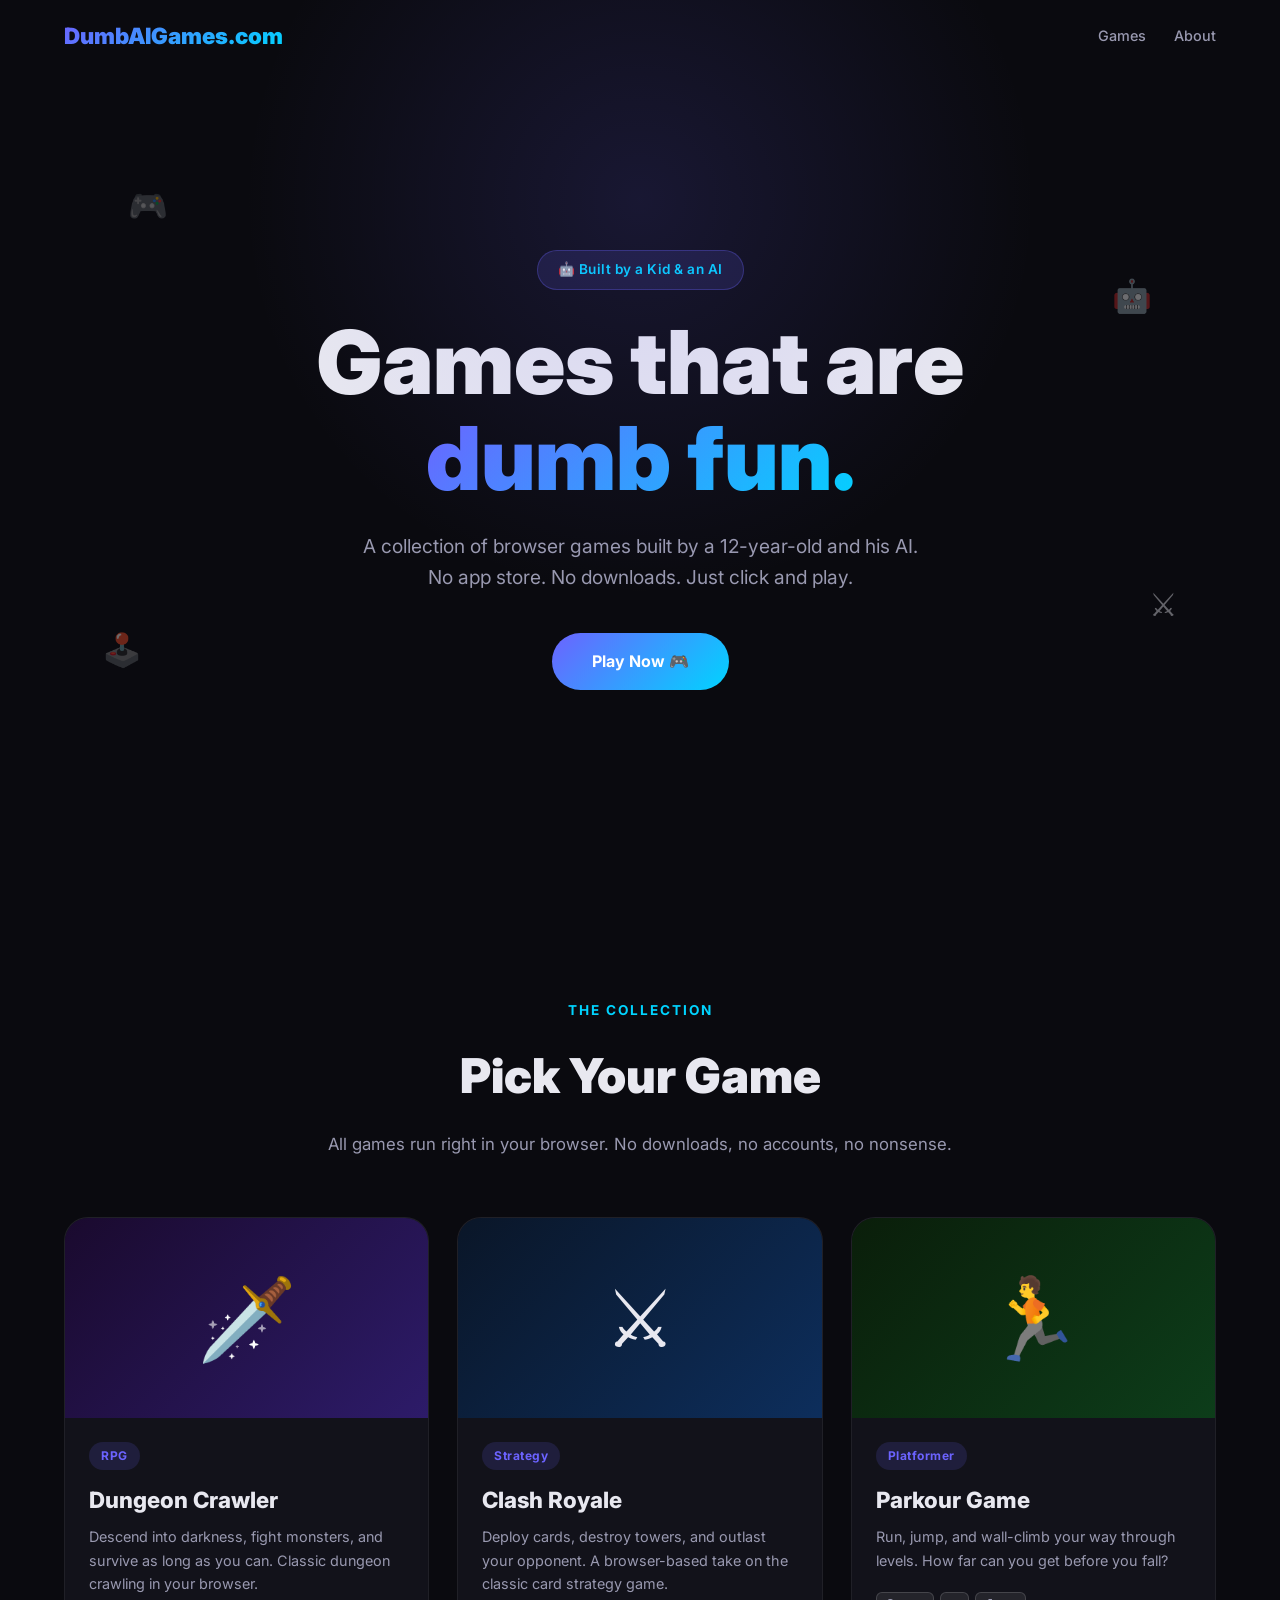
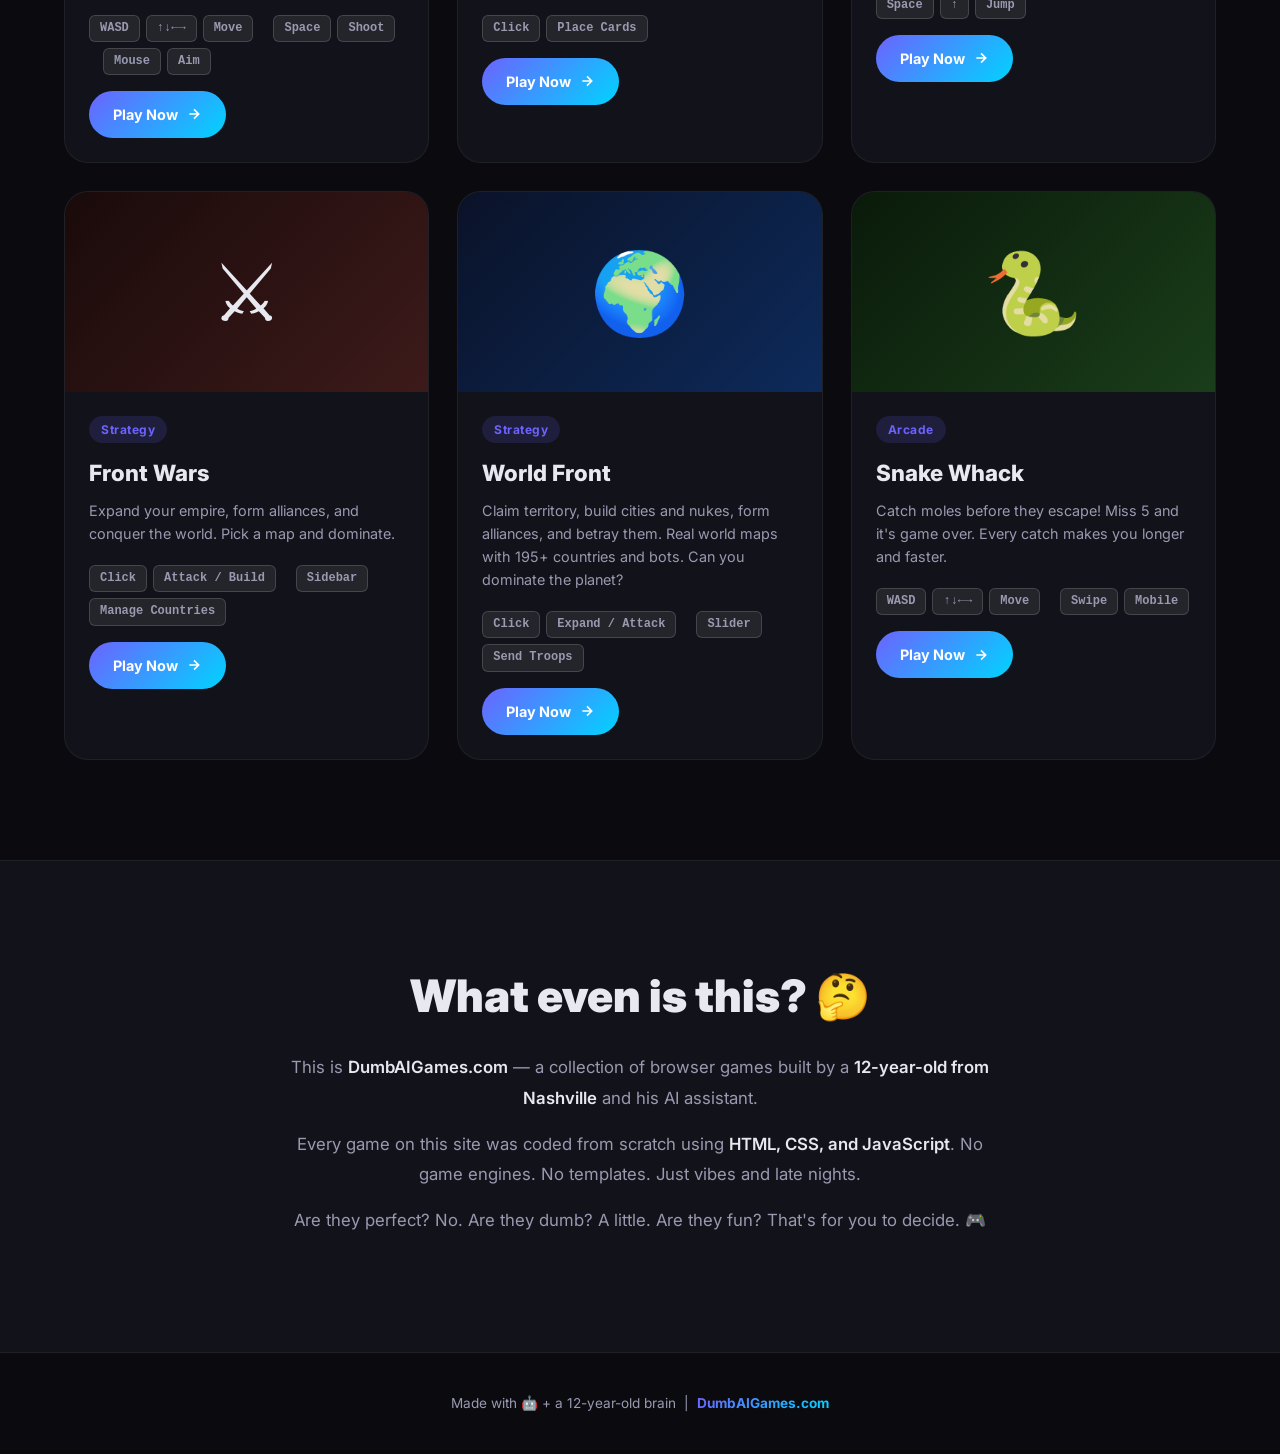
<file: index.html>
<!DOCTYPE html>
<html lang="en">
<head>
<meta charset="UTF-8">
<meta name="viewport" content="width=device-width, initial-scale=1.0">
<title>DumbAIGames.com — Games Built by a Kid & an AI</title>
<link href="https://fonts.googleapis.com/css2?family=Inter:wght@300;400;500;600;700;800;900&display=swap" rel="stylesheet">
<style>
*,*::before,*::after{margin:0;padding:0;box-sizing:border-box}
:root{
  --bg:#0a0a0f;--bg2:#12121a;--bg3:#1a1a2e;
  --accent:#6c63ff;--accent2:#00d4ff;--accent3:#a855f7;
  --grad:linear-gradient(135deg,#6c63ff,#00d4ff);
  --grad2:linear-gradient(135deg,#a855f7,#6c63ff);
  --grad3:linear-gradient(135deg,#00d4ff,#06ffa5);
  --text:#e8e8f0;--text2:#9999b0;--radius:16px;
}
html{scroll-behavior:smooth}
body{font-family:'Inter',system-ui,sans-serif;background:var(--bg);color:var(--text);line-height:1.6;overflow-x:hidden}
a{color:inherit;text-decoration:none}

/* NAV */
nav{position:fixed;top:0;left:0;right:0;z-index:1000;padding:18px 0;transition:all .4s}
nav.scrolled{background:rgba(10,10,15,.92);backdrop-filter:blur(20px);border-bottom:1px solid rgba(108,99,255,.15);padding:12px 0}
.nav-inner{max-width:1200px;margin:0 auto;padding:0 24px;display:flex;align-items:center;justify-content:space-between}
.logo{font-weight:900;font-size:1.4rem;background:var(--grad);-webkit-background-clip:text;-webkit-text-fill-color:transparent}
.nav-links{display:flex;gap:28px;align-items:center}
.nav-links a{font-size:.9rem;font-weight:500;color:var(--text2);transition:color .3s}
.nav-links a:hover{color:#fff}

/* HERO */
.hero{min-height:100vh;display:flex;align-items:center;justify-content:center;text-align:center;padding:120px 24px 80px;position:relative;overflow:hidden}
.hero::before{content:'';position:absolute;top:-200px;left:50%;transform:translateX(-50%);width:800px;height:800px;background:radial-gradient(circle,rgba(108,99,255,.15) 0%,transparent 70%);pointer-events:none}
.hero-badge{display:inline-block;background:rgba(108,99,255,.15);border:1px solid rgba(108,99,255,.3);color:var(--accent2);padding:8px 20px;border-radius:50px;font-size:.85rem;font-weight:600;margin-bottom:24px;letter-spacing:.5px}
.hero h1{font-size:clamp(2.8rem,7vw,5.5rem);font-weight:900;line-height:1.1;margin-bottom:24px}
.hero h1 span{background:var(--grad);-webkit-background-clip:text;-webkit-text-fill-color:transparent}
.hero p{font-size:1.2rem;color:var(--text2);max-width:560px;margin:0 auto 40px}
.hero-btn{display:inline-block;background:var(--grad);color:#fff;padding:16px 40px;border-radius:50px;font-weight:700;font-size:1rem;transition:transform .3s,box-shadow .3s}
.hero-btn:hover{transform:translateY(-3px);box-shadow:0 20px 40px rgba(108,99,255,.4)}
.floating-emoji{position:absolute;font-size:2rem;animation:float 6s ease-in-out infinite;opacity:.4}
.floating-emoji:nth-child(1){top:20%;left:10%;animation-delay:0s}
.floating-emoji:nth-child(2){top:30%;right:10%;animation-delay:1s}
.floating-emoji:nth-child(3){bottom:25%;left:8%;animation-delay:2s}
.floating-emoji:nth-child(4){bottom:30%;right:8%;animation-delay:3s}
@keyframes float{0%,100%{transform:translateY(0)}50%{transform:translateY(-20px)}}

/* GAMES SECTION */
.games{padding:100px 24px;max-width:1200px;margin:0 auto}
.section-label{text-align:center;font-size:.85rem;font-weight:700;letter-spacing:2px;text-transform:uppercase;color:var(--accent2);margin-bottom:16px}
.section-title{text-align:center;font-size:clamp(2rem,4vw,3rem);font-weight:900;margin-bottom:16px}
.section-sub{text-align:center;color:var(--text2);font-size:1.05rem;margin-bottom:60px}
.games-grid{display:grid;grid-template-columns:repeat(auto-fit,minmax(320px,1fr));gap:28px}

/* GAME CARD */
.game-card{background:var(--bg2);border:1px solid rgba(255,255,255,.06);border-radius:24px;overflow:hidden;transition:transform .3s,box-shadow .3s,border-color .3s;cursor:pointer}
.game-card:hover{transform:translateY(-8px);box-shadow:0 30px 60px rgba(0,0,0,.4);border-color:rgba(108,99,255,.4)}
.card-thumb{height:200px;display:flex;align-items:center;justify-content:center;font-size:5rem;position:relative;overflow:hidden}
.card-thumb.purple{background:linear-gradient(135deg,#1a0a2e,#2d1b69)}
.card-thumb.blue{background:linear-gradient(135deg,#0a1628,#0d2e5c)}
.card-thumb.green{background:linear-gradient(135deg,#0a1e0a,#0d3d1a)}
.card-body{padding:24px}
.card-tag{display:inline-block;background:rgba(108,99,255,.15);color:var(--accent);padding:4px 12px;border-radius:50px;font-size:.75rem;font-weight:700;letter-spacing:.5px;margin-bottom:12px}
.card-title{font-size:1.4rem;font-weight:800;margin-bottom:8px}
.card-desc{color:var(--text2);font-size:.9rem;margin-bottom:20px;line-height:1.6}
.card-btn{display:inline-flex;align-items:center;gap:8px;background:var(--grad);color:#fff;padding:12px 24px;border-radius:50px;font-weight:700;font-size:.9rem;transition:transform .3s,box-shadow .3s}
.card-btn:hover{transform:translateY(-2px);box-shadow:0 10px 25px rgba(108,99,255,.4)}
.card-btn svg{width:16px;height:16px}
.card-controls{display:flex;flex-wrap:wrap;gap:6px;margin-bottom:16px}
.key{display:inline-block;background:rgba(255,255,255,.08);border:1px solid rgba(255,255,255,.15);color:var(--text2);padding:3px 10px;border-radius:6px;font-size:.75rem;font-weight:600;font-family:monospace}

/* ABOUT */
.about{padding:100px 24px;background:var(--bg2);border-top:1px solid rgba(255,255,255,.06);border-bottom:1px solid rgba(255,255,255,.06)}
.about-inner{max-width:700px;margin:0 auto;text-align:center}
.about h2{font-size:clamp(1.8rem,4vw,2.8rem);font-weight:900;margin-bottom:20px}
.about p{color:var(--text2);font-size:1.05rem;line-height:1.8;margin-bottom:16px}
.about p span{color:var(--text);font-weight:600}

/* FOOTER */
footer{padding:40px 24px;text-align:center;color:var(--text2);font-size:.85rem}
footer span{background:var(--grad);-webkit-background-clip:text;-webkit-text-fill-color:transparent;font-weight:700}
</style>
</head>
<body>

<nav id="nav">
  <div class="nav-inner">
    <div class="logo">DumbAIGames.com</div>
    <div class="nav-links">
      <a href="#games">Games</a>
      <a href="#about">About</a>
    </div>
  </div>
</nav>

<section class="hero">
  <div class="floating-emoji">🎮</div>
  <div class="floating-emoji">🤖</div>
  <div class="floating-emoji">🕹️</div>
  <div class="floating-emoji">⚔️</div>
  <div>
    <div class="hero-badge">🤖 Built by a Kid & an AI</div>
    <h1>Games that are<br><span>dumb fun.</span></h1>
    <p>A collection of browser games built by a 12-year-old and his AI. No app store. No downloads. Just click and play.</p>
    <a href="#games" class="hero-btn">Play Now 🎮</a>
  </div>
</section>

<section class="games" id="games">
  <div class="section-label">The Collection</div>
  <h2 class="section-title">Pick Your Game</h2>
  <p class="section-sub">All games run right in your browser. No downloads, no accounts, no nonsense.</p>

  <div class="games-grid">

    <div class="game-card">
      <div class="card-thumb purple">🗡️</div>
      <div class="card-body">
        <div class="card-tag">RPG</div>
        <div class="card-title">Dungeon Crawler</div>
        <div class="card-desc">Descend into darkness, fight monsters, and survive as long as you can. Classic dungeon crawling in your browser.</div>
        <div class="card-controls"><span class="key">WASD</span><span class="key">↑↓←→</span><span class="key">Move</span>&nbsp;&nbsp;<span class="key">Space</span><span class="key">Shoot</span>&nbsp;&nbsp;<span class="key">Mouse</span><span class="key">Aim</span></div>
        <a href="/dumbaigames/dungeon-crawler/index.html" class="card-btn">
          Play Now
          <svg viewBox="0 0 24 24" fill="none" stroke="currentColor" stroke-width="2.5"><path d="M5 12h14M12 5l7 7-7 7"/></svg>
        </a>
      </div>
    </div>

    <div class="game-card">
      <div class="card-thumb blue">⚔️</div>
      <div class="card-body">
        <div class="card-tag">Strategy</div>
        <div class="card-title">Clash Royale</div>
        <div class="card-desc">Deploy cards, destroy towers, and outlast your opponent. A browser-based take on the classic card strategy game.</div>
        <div class="card-controls"><span class="key">Click</span><span class="key">Place Cards</span></div>
        <a href="/dumbaigames/clash-royale/index.html" class="card-btn">
          Play Now
          <svg viewBox="0 0 24 24" fill="none" stroke="currentColor" stroke-width="2.5"><path d="M5 12h14M12 5l7 7-7 7"/></svg>
        </a>
      </div>
    </div>

    <div class="game-card">
      <div class="card-thumb green">🏃</div>
      <div class="card-body">
        <div class="card-tag">Platformer</div>
        <div class="card-title">Parkour Game</div>
        <div class="card-desc">Run, jump, and wall-climb your way through levels. How far can you get before you fall?</div>
        <div class="card-controls"><span class="key">Space</span><span class="key">↑</span><span class="key">Jump</span></div>
        <a href="/dumbaigames/parkour-game/index.html" class="card-btn">
          Play Now
          <svg viewBox="0 0 24 24" fill="none" stroke="currentColor" stroke-width="2.5"><path d="M5 12h14M12 5l7 7-7 7"/></svg>
        </a>
      </div>
    </div>

    <div class="game-card">
      <div class="card-thumb" style="background:linear-gradient(135deg,#1a0a0a,#3d1a1a)">⚔️</div>
      <div class="card-body">
        <div class="card-tag">Strategy</div>
        <div class="card-title">Front Wars</div>
        <div class="card-desc">Expand your empire, form alliances, and conquer the world. Pick a map and dominate.</div>
        <div class="card-controls"><span class="key">Click</span><span class="key">Attack / Build</span>&nbsp;&nbsp;<span class="key">Sidebar</span><span class="key">Manage Countries</span></div>
        <a href="/dumbaigames/front-wars/index.html" class="card-btn">
          Play Now
          <svg viewBox="0 0 24 24" fill="none" stroke="currentColor" stroke-width="2.5"><path d="M5 12h14M12 5l7 7-7 7"/></svg>
        </a>
      </div>
    </div>

    <div class="game-card">
      <div class="card-thumb" style="background:linear-gradient(135deg,#0a1228,#0d2a5a)">🌍</div>
      <div class="card-body">
        <div class="card-tag">Strategy</div>
        <div class="card-title">World Front</div>
        <div class="card-desc">Claim territory, build cities and nukes, form alliances, and betray them. Real world maps with 195+ countries and bots. Can you dominate the planet?</div>
        <div class="card-controls"><span class="key">Click</span><span class="key">Expand / Attack</span>&nbsp;&nbsp;<span class="key">Slider</span><span class="key">Send Troops</span></div>
        <a href="/dumbaigames/world-front/index.html" class="card-btn">
          Play Now
          <svg viewBox="0 0 24 24" fill="none" stroke="currentColor" stroke-width="2.5"><path d="M5 12h14M12 5l7 7-7 7"/></svg>
        </a>
      </div>
    </div>

    <div class="game-card">
      <div class="card-thumb" style="background:linear-gradient(135deg,#0a1a0a,#1a3d1a)">🐍</div>
      <div class="card-body">
        <div class="card-tag">Arcade</div>
        <div class="card-title">Snake Whack</div>
        <div class="card-desc">Catch moles before they escape! Miss 5 and it's game over. Every catch makes you longer and faster.</div>
        <div class="card-controls"><span class="key">WASD</span><span class="key">↑↓←→</span><span class="key">Move</span>&nbsp;&nbsp;<span class="key">Swipe</span><span class="key">Mobile</span></div>
        <a href="/dumbaigames/snake-whack/index.html" class="card-btn">
          Play Now
          <svg viewBox="0 0 24 24" fill="none" stroke="currentColor" stroke-width="2.5"><path d="M5 12h14M12 5l7 7-7 7"/></svg>
        </a>
      </div>
    </div>

  </div>
</section>

<section class="about" id="about">
  <div class="about-inner">
    <h2>What even is this? 🤔</h2>
    <p>This is <span>DumbAIGames.com</span> — a collection of browser games built by a <span>12-year-old from Nashville</span> and his AI assistant.</p>
    <p>Every game on this site was coded from scratch using <span>HTML, CSS, and JavaScript</span>. No game engines. No templates. Just vibes and late nights.</p>
    <p>Are they perfect? No. Are they dumb? A little. Are they fun? That's for you to decide. 🎮</p>
  </div>
</section>

<footer>
  <p>Made with 🤖 + a 12-year-old brain &nbsp;|&nbsp; <span>DumbAIGames.com</span></p>
</footer>

<script>
  const nav = document.getElementById('nav');
  window.addEventListener('scroll', () => {
    nav.classList.toggle('scrolled', window.scrollY > 50);
  });
</script>

</body>
</html>
</file>
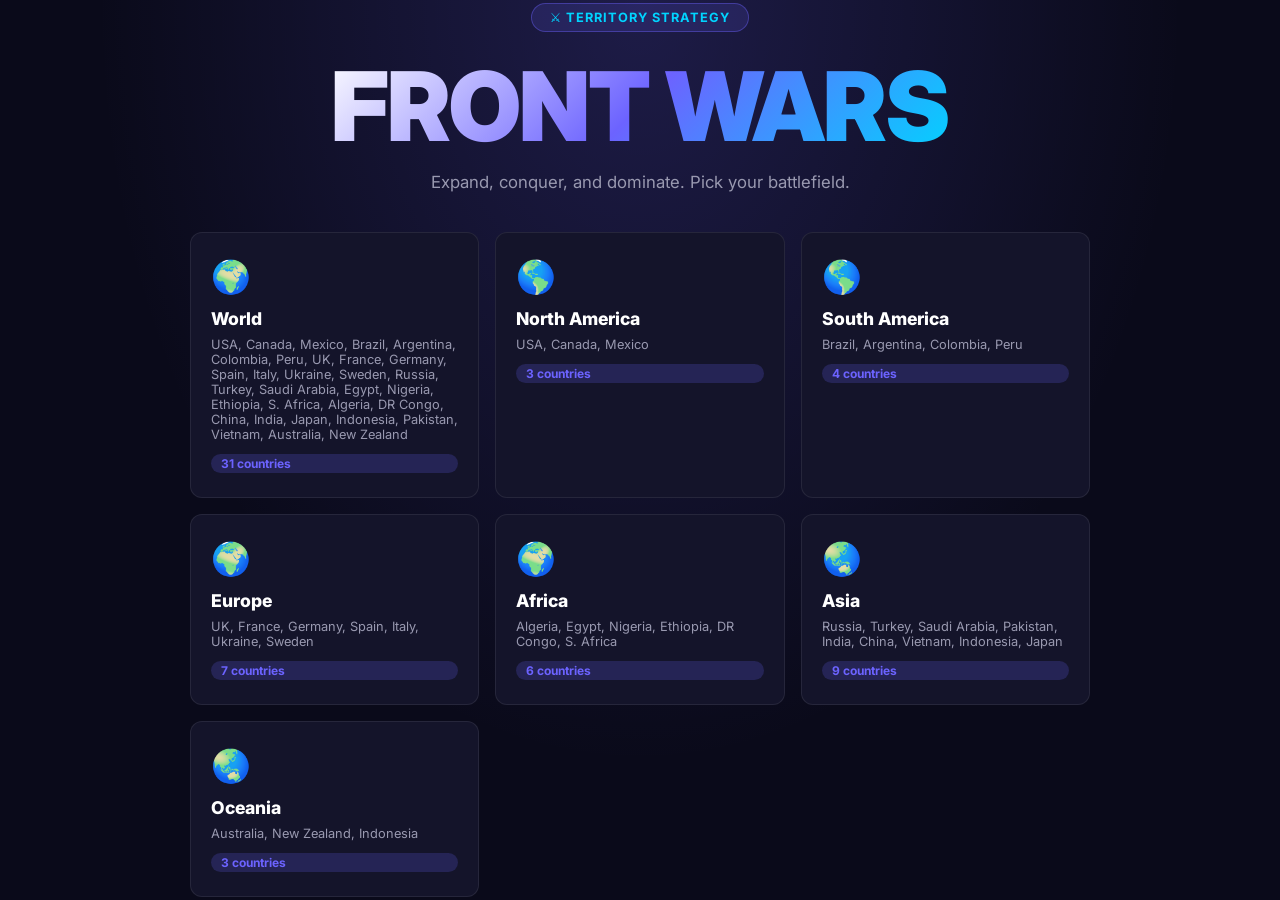
<file: front-wars/index.html>
<!DOCTYPE html>
<html lang="en">
<head>
<meta charset="UTF-8">
<meta name="viewport" content="width=device-width, initial-scale=1.0">
<title>Front Wars — DumbAIGames.com</title>
<link href="https://fonts.googleapis.com/css2?family=Inter:wght@400;600;700;800;900&display=swap" rel="stylesheet">
<style>
*,*::before,*::after{margin:0;padding:0;box-sizing:border-box}
:root{
  --bg:#0a0a1a;--bg2:#0f0f1f;--bg3:#14142a;--bg4:#1a1a30;
  --accent:#6c63ff;--accent2:#00d4ff;--accent3:#a855f7;
  --text:#e8e8f0;--text2:#9999b0;
  --border:rgba(255,255,255,.08);
  --radius:12px;
}
html,body{height:100%;font-family:'Inter',system-ui,sans-serif;background:var(--bg);color:var(--text);overflow:hidden}

/* ========== MENU ========== */
#menuScreen{
  position:absolute;inset:0;display:flex;flex-direction:column;align-items:center;justify-content:center;
  background:radial-gradient(ellipse at 50% 0%,rgba(108,99,255,.2) 0%,transparent 60%),var(--bg);
  z-index:100;overflow-y:auto;padding:40px 20px;
}
.menu-badge{background:rgba(108,99,255,.15);border:1px solid rgba(108,99,255,.4);color:var(--accent2);
  padding:6px 18px;border-radius:50px;font-size:.8rem;font-weight:700;letter-spacing:1px;margin-bottom:16px}
.menu-title{font-size:clamp(3rem,8vw,6rem);font-weight:900;letter-spacing:-2px;
  background:linear-gradient(135deg,#fff 0%,#6c63ff 50%,#00d4ff 100%);-webkit-background-clip:text;-webkit-text-fill-color:transparent;
  margin-bottom:8px;text-align:center}
.menu-sub{color:var(--text2);font-size:1.05rem;margin-bottom:40px;text-align:center}
.map-grid{display:grid;grid-template-columns:repeat(auto-fit,minmax(220px,1fr));gap:16px;max-width:900px;width:100%}
.map-btn{
  background:var(--bg3);border:1px solid var(--border);border-radius:var(--radius);
  padding:24px 20px;cursor:pointer;transition:all .25s;text-align:left;
  display:flex;flex-direction:column;gap:8px;
}
.map-btn:hover{border-color:rgba(108,99,255,.5);background:var(--bg4);transform:translateY(-4px);box-shadow:0 16px 40px rgba(108,99,255,.2)}
.map-btn .map-icon{font-size:2rem;margin-bottom:4px}
.map-btn .map-name{font-size:1.1rem;font-weight:800;color:#fff}
.map-btn .map-nations{font-size:.8rem;color:var(--text2)}
.map-btn .map-count{display:inline-block;background:rgba(108,99,255,.2);color:var(--accent);
  padding:2px 10px;border-radius:20px;font-size:.75rem;font-weight:700;margin-top:4px}

/* ========== GAME SCREEN ========== */
#gameScreen{
  position:absolute;inset:0;display:none;flex-direction:column;
  background:var(--bg);overflow:hidden;
}
/* Top bar */
#topBar{
  display:flex;align-items:center;gap:12px;padding:10px 16px;
  background:var(--bg2);border-bottom:1px solid var(--border);
  flex-shrink:0;flex-wrap:wrap;
}
.stat-pill{
  display:flex;align-items:center;gap:6px;background:var(--bg3);
  border:1px solid var(--border);border-radius:8px;padding:6px 14px;font-size:.85rem;font-weight:600;
}
.stat-pill .stat-icon{font-size:1rem}
.stat-pill .stat-val{color:#fff;font-weight:800}
#phaseBadge{
  margin-left:auto;padding:6px 16px;border-radius:20px;font-size:.8rem;font-weight:800;letter-spacing:1px;
}
.phase-expand{background:rgba(0,212,255,.15);color:#00d4ff;border:1px solid rgba(0,212,255,.4)}
.phase-combat{background:rgba(239,68,68,.15);color:#f87171;border:1px solid rgba(239,68,68,.4)}
#btnMenu{
  background:rgba(255,255,255,.06);border:1px solid var(--border);color:var(--text2);
  padding:6px 16px;border-radius:8px;font-size:.8rem;font-weight:700;cursor:pointer;
  transition:all .2s;margin-left:8px;
}
#btnMenu:hover{background:rgba(255,255,255,.1);color:#fff}
#mapName{font-size:.85rem;color:var(--text2);font-weight:600}

/* Canvas wrapper */
#canvasWrap{
  flex:1;display:flex;align-items:center;justify-content:center;
  overflow:hidden;position:relative;min-height:0;
}
#gameCanvas{display:block;cursor:crosshair;image-rendering:pixelated}

/* Bottom panels */
#bottomPanel{
  display:flex;gap:0;height:180px;flex-shrink:0;
  border-top:1px solid var(--border);background:var(--bg2);
}
.panel{flex:1;padding:12px 14px;overflow-y:auto;border-right:1px solid var(--border)}
.panel:last-child{border-right:none}
.panel-title{font-size:.75rem;font-weight:800;letter-spacing:1px;text-transform:uppercase;
  color:var(--accent2);margin-bottom:8px;display:flex;align-items:center;gap:6px}
/* Country list */
.country-row{
  display:flex;align-items:center;gap:8px;padding:4px 6px;border-radius:6px;
  font-size:.78rem;margin-bottom:2px;transition:background .2s;cursor:pointer;
}
.country-row:hover{background:rgba(255,255,255,.05)}
.country-row.eliminated{opacity:.35}
.country-row .cr-dot{width:10px;height:10px;border-radius:50%;flex-shrink:0}
.country-row .cr-name{flex:1;font-weight:600}
.country-row .cr-troops{color:var(--text2);font-size:.75rem}
.country-row .cr-ally{font-size:.7rem;color:#4ade80}
/* Action panel */
#actionPanel{flex:1.2}
.action-info{font-size:.82rem;color:var(--text2);margin-bottom:10px;line-height:1.5}
.action-info strong{color:#fff}
.btn-row{display:flex;flex-wrap:wrap;gap:6px;margin-top:6px}
.act-btn{
  padding:6px 14px;border-radius:8px;font-size:.78rem;font-weight:700;cursor:pointer;
  border:1px solid;transition:all .2s;
}
.act-btn-attack{background:rgba(239,68,68,.15);color:#f87171;border-color:rgba(239,68,68,.4)}
.act-btn-attack:hover{background:rgba(239,68,68,.3)}
.act-btn-fortify{background:rgba(251,191,36,.15);color:#fbbf24;border-color:rgba(251,191,36,.4)}
.act-btn-fortify:hover{background:rgba(251,191,36,.3)}
.act-btn-ally{background:rgba(74,222,128,.15);color:#4ade80;border-color:rgba(74,222,128,.4)}
.act-btn-ally:hover{background:rgba(74,222,128,.3)}
.act-btn-donate{background:rgba(108,99,255,.15);color:#a78bfa;border-color:rgba(108,99,255,.4)}
.act-btn-donate:hover{background:rgba(108,99,255,.3)}
/* War log */
.log-entry{font-size:.75rem;padding:3px 0;border-bottom:1px solid rgba(255,255,255,.04);line-height:1.4}
.log-attack{color:#fca5a5}
.log-capture{color:#fbbf24}
.log-eliminate{color:#f87171}
.log-ally{color:#4ade80}
.log-expand{color:var(--text2)}
.log-win{color:#00d4ff;font-weight:800}
.log-info{color:var(--text2)}

/* Scrollbar */
::-webkit-scrollbar{width:4px}
::-webkit-scrollbar-track{background:transparent}
::-webkit-scrollbar-thumb{background:rgba(255,255,255,.1);border-radius:4px}

/* Win overlay */
#winOverlay{
  position:absolute;inset:0;background:rgba(0,0,0,.85);
  display:none;flex-direction:column;align-items:center;justify-content:center;
  z-index:200;
}
#winOverlay h2{font-size:3rem;font-weight:900;background:linear-gradient(135deg,#fbbf24,#f59e0b);
  -webkit-background-clip:text;-webkit-text-fill-color:transparent;margin-bottom:12px}
#winOverlay p{color:var(--text2);font-size:1.1rem;margin-bottom:32px}
.win-btn{background:linear-gradient(135deg,#6c63ff,#00d4ff);color:#fff;
  padding:14px 36px;border-radius:50px;font-weight:800;font-size:1rem;cursor:pointer;
  border:none;transition:transform .2s}
.win-btn:hover{transform:scale(1.05)}
</style>
</head>
<body>

<!-- MENU -->
<div id="menuScreen">
  <div class="menu-badge">⚔️ TERRITORY STRATEGY</div>
  <div class="menu-title">FRONT WARS</div>
  <div class="menu-sub">Expand, conquer, and dominate. Pick your battlefield.</div>
  <div class="map-grid" id="mapGrid"></div>
</div>

<!-- GAME -->
<div id="gameScreen">
  <div id="topBar">
    <div class="stat-pill"><span class="stat-icon">⚔️</span><span>Troops:</span><span class="stat-val" id="statTroops">0</span></div>
    <div class="stat-pill"><span class="stat-icon">🗺️</span><span>Territory:</span><span class="stat-val" id="statTerritory">0</span></div>
    <div class="stat-pill"><span class="stat-icon">🤝</span><span>Allies:</span><span class="stat-val" id="statAllies">0</span></div>
    <div class="stat-pill"><span class="stat-icon">👑</span><span>Countries Left:</span><span class="stat-val" id="statCountries">0</span></div>
    <span id="mapName"></span>
    <span id="phaseBadge" class="phase-expand">EXPANDING</span>
    <button id="btnMenu">← Menu</button>
  </div>
  <div id="canvasWrap">
    <canvas id="gameCanvas"></canvas>
    <div id="winOverlay">
      <h2>🏆 VICTORY!</h2>
      <p id="winMsg">You conquered the map!</p>
      <button class="win-btn" onclick="goMenu()">Play Again</button>
    </div>
  </div>
  <div id="bottomPanel">
    <div class="panel" id="countryListPanel">
      <div class="panel-title">🌍 Countries</div>
      <div id="countryList"></div>
    </div>
    <div class="panel" id="actionPanel">
      <div class="panel-title">⚡ Actions</div>
      <div class="action-info" id="actionInfo">Click a cell on the map to see options.</div>
      <div class="btn-row" id="actionBtns"></div>
    </div>
    <div class="panel" id="warLogPanel">
      <div class="panel-title">📜 War Log</div>
      <div id="warLog"></div>
    </div>
  </div>
</div>

<script>
// =====================================================================
//  DATA
// =====================================================================
const ALL_COUNTRIES = [
  {id:'usa',        name:'USA',          color:'#3b82f6', sx:22, sy:24},
  {id:'canada',     name:'Canada',       color:'#93c5fd', sx:18, sy:12},
  {id:'mexico',     name:'Mexico',       color:'#34d399', sx:20, sy:31},
  {id:'brazil',     name:'Brazil',       color:'#22c55e', sx:34, sy:42},
  {id:'argentina',  name:'Argentina',    color:'#4ade80', sx:30, sy:52},
  {id:'colombia',   name:'Colombia',     color:'#86efac', sx:27, sy:37},
  {id:'peru',       name:'Peru',         color:'#16a34a', sx:26, sy:44},
  {id:'uk',         name:'UK',           color:'#c084fc', sx:51, sy:17},
  {id:'france',     name:'France',       color:'#a78bfa', sx:53, sy:21},
  {id:'germany',    name:'Germany',      color:'#8b5cf6', sx:56, sy:18},
  {id:'spain',      name:'Spain',        color:'#7c3aed', sx:50, sy:23},
  {id:'italy',      name:'Italy',        color:'#6d28d9', sx:56, sy:23},
  {id:'ukraine',    name:'Ukraine',      color:'#ddd6fe', sx:62, sy:19},
  {id:'sweden',     name:'Sweden',       color:'#ede9fe', sx:58, sy:12},
  {id:'russia',     name:'Russia',       color:'#dc2626', sx:82, sy:13},
  {id:'turkey',     name:'Turkey',       color:'#f97316', sx:65, sy:24},
  {id:'saudi',      name:'Saudi Arabia', color:'#fbbf24', sx:67, sy:30},
  {id:'egypt',      name:'Egypt',        color:'#fcd34d', sx:63, sy:28},
  {id:'nigeria',    name:'Nigeria',      color:'#d97706', sx:56, sy:37},
  {id:'ethiopia',   name:'Ethiopia',     color:'#b45309', sx:67, sy:37},
  {id:'southafrica',name:'S. Africa',    color:'#92400e', sx:62, sy:50},
  {id:'algeria',    name:'Algeria',      color:'#78350f', sx:54, sy:27},
  {id:'drc',        name:'DR Congo',     color:'#a16207', sx:61, sy:42},
  {id:'china',      name:'China',        color:'#ef4444', sx:87, sy:25},
  {id:'india',      name:'India',        color:'#f87171', sx:78, sy:31},
  {id:'japan',      name:'Japan',        color:'#fca5a5', sx:97, sy:22},
  {id:'indonesia',  name:'Indonesia',    color:'#fb923c', sx:90, sy:38},
  {id:'pakistan',   name:'Pakistan',     color:'#fdba74', sx:74, sy:27},
  {id:'vietnam',    name:'Vietnam',      color:'#fed7aa', sx:88, sy:32},
  {id:'australia',  name:'Australia',    color:'#f59e0b', sx:92, sy:47},
  {id:'newzealand', name:'New Zealand',  color:'#fbbf24', sx:101,sy:54},
];

const MAP_DEFS = [
  {key:'world',     label:'World',       emoji:'🌍', ids:ALL_COUNTRIES.map(c=>c.id), W:120, H:65, cell:8},
  {key:'namerica',  label:'North America',emoji:'🌎', ids:['usa','canada','mexico'],             W:70, H:55, cell:10},
  {key:'samerica',  label:'South America',emoji:'🌎', ids:['brazil','argentina','colombia','peru'],W:60,H:55,cell:10},
  {key:'europe',    label:'Europe',       emoji:'🌍', ids:['uk','france','germany','spain','italy','ukraine','sweden'],W:70,H:55,cell:10},
  {key:'africa',    label:'Africa',       emoji:'🌍', ids:['algeria','egypt','nigeria','ethiopia','drc','southafrica'],W:65,H:60,cell:10},
  {key:'asia',      label:'Asia',         emoji:'🌏', ids:['russia','turkey','saudi','pakistan','india','china','vietnam','indonesia','japan'],W:90,H:60,cell:8},
  {key:'oceania',   label:'Oceania',      emoji:'🌏', ids:['australia','newzealand','indonesia'],W:65,H:55,cell:10},
];

// =====================================================================
//  MENU BUILD
// =====================================================================
const mapGrid = document.getElementById('mapGrid');
MAP_DEFS.forEach(m=>{
  const btn = document.createElement('div');
  btn.className = 'map-btn';
  const names = m.ids.map(id=>ALL_COUNTRIES.find(c=>c.id===id).name).join(', ');
  btn.innerHTML = `
    <div class="map-icon">${m.emoji}</div>
    <div class="map-name">${m.label}</div>
    <div class="map-nations">${names}</div>
    <div class="map-count">${m.ids.length} countries</div>`;
  btn.onclick = ()=>startGame(m.key);
  mapGrid.appendChild(btn);
});

// =====================================================================
//  GAME STATE
// =====================================================================
const canvas = document.getElementById('gameCanvas');
const ctx = canvas.getContext('2d');
let G = null; // global game state
let intervals = [];
let rafId = null;

function clearAll(){
  intervals.forEach(clearInterval);
  intervals = [];
  if(rafId) cancelAnimationFrame(rafId);
  rafId = null;
}

function goMenu(){
  clearAll();
  document.getElementById('gameScreen').style.display='none';
  document.getElementById('menuScreen').style.display='flex';
  document.getElementById('winOverlay').style.display='none';
}
document.getElementById('btnMenu').onclick = goMenu;

// =====================================================================
//  GAME INIT
// =====================================================================
function startGame(mapKey){
  clearAll();
  const mapDef = MAP_DEFS.find(m=>m.key===mapKey);
  const W = mapDef.W, H = mapDef.H, CELL = mapDef.cell;

  // Scale country positions to fit this map
  const rawCountries = mapDef.ids.map(id=>ALL_COUNTRIES.find(c=>c.id===id));
  const minX = Math.min(...rawCountries.map(c=>c.sx));
  const maxX = Math.max(...rawCountries.map(c=>c.sx));
  const minY = Math.min(...rawCountries.map(c=>c.sy));
  const maxY = Math.max(...rawCountries.map(c=>c.sy));
  const PAD = 6;
  const usableW = W - PAD*2;
  const usableH = H - PAD*2;
  const rangeX = maxX - minX || 1;
  const rangeY = maxY - minY || 1;

  const countries = {};
  rawCountries.forEach(c=>{
    let sx = Math.round(PAD + (c.sx - minX) / rangeX * usableW);
    let sy = Math.round(PAD + (c.sy - minY) / rangeY * usableH);
    // clamp
    sx = Math.max(PAD, Math.min(W-PAD-1, sx));
    sy = Math.max(PAD, Math.min(H-PAD-1, sy));
    countries[c.id] = {
      id: c.id,
      name: c.name,
      color: c.color,
      sx, sy,          // scaled capital position
      troops: 20,
      territory: 0,
      alive: true,
      isPlayer: c.id === mapDef.ids[0],
      allies: new Set(),
    };
  });

  // Grid: 0 = unclaimed, else country id string
  const grid = new Array(W*H).fill(null);

  // Seed each country at its capital
  const bfsQueues = {}; // id -> [{x,y}]
  Object.values(countries).forEach(c=>{
    grid[c.sy*W + c.sx] = c.id;
    c.territory = 1;
    bfsQueues[c.id] = [{x:c.sx, y:c.sy}];
  });

  const DIRS = [{x:0,y:-1},{x:0,y:1},{x:-1,y:0},{x:1,y:0}];

  // "visited frontier" — next cells to expand per country
  const frontiers = {}; // id -> array of {x,y}
  Object.values(countries).forEach(c=>{
    frontiers[c.id] = [];
    DIRS.forEach(d=>{
      const nx=c.sx+d.x, ny=c.sy+d.y;
      if(nx>=0&&nx<W&&ny>=0&&ny<H) frontiers[c.id].push({x:nx,y:ny});
    });
  });

  // defense bonus map
  const defense = new Float32Array(W*H).fill(0);

  // selected cell
  let selectedX = -1, selectedY = -1;
  let phase = 'expand'; // 'expand' | 'combat'

  // Find player
  const playerKey = mapDef.ids[0];

  G = {mapDef, W, H, CELL, countries, grid, frontiers, defense,
       phase, playerKey, selectedX, selectedY,
       totalCells: W*H, filledCells: Object.values(countries).length};

  // Canvas size
  canvas.width = W * CELL;
  canvas.height = H * CELL;

  // Show game screen
  document.getElementById('menuScreen').style.display='none';
  const gs = document.getElementById('gameScreen');
  gs.style.display='flex';
  document.getElementById('mapName').textContent = '📍 '+mapDef.label;

  // ---- EXPANSION PHASE ----
  const expandIv = setInterval(()=>{
    if(G.phase !== 'expand') return;
    expandStep();
    const pct = G.filledCells / G.totalCells;
    if(pct >= 0.99) startCombat();
  }, 80);
  intervals.push(expandIv);

  // ---- TROOP GENERATION ----
  const troopIv = setInterval(()=>{
    if(G.phase !== 'combat') return;
    Object.values(G.countries).forEach(c=>{
      if(!c.alive) return;
      c.troops += Math.max(1, Math.floor(c.territory / 20));
    });
    updateUI();
  }, 2000);
  intervals.push(troopIv);

  // ---- BOT AI ----
  const botIv = setInterval(()=>{
    if(G.phase !== 'combat') return;
    botAttack();
  }, 3000);
  intervals.push(botIv);

  // ---- RENDER LOOP ----
  function loop(){
    render();
    updateUI();
    rafId = requestAnimationFrame(loop);
  }
  rafId = requestAnimationFrame(loop);

  // canvas click
  canvas.onclick = handleCanvasClick;
}

// =====================================================================
//  EXPANSION
// =====================================================================
function expandStep(){
  const {W,H,grid,frontiers,countries} = G;
  const DIRS = [{x:0,y:-1},{x:0,y:1},{x:-1,y:0},{x:1,y:0}];
  const ids = Object.keys(countries);
  // shuffle for fairness
  for(let i=ids.length-1;i>0;i--){
    const j=Math.floor(Math.random()*(i+1));
    [ids[i],ids[j]]=[ids[j],ids[i]];
  }
  ids.forEach(id=>{
    const c = countries[id];
    if(!c.alive || frontiers[id].length===0) return;
    // pick a random frontier cell
    const idx = Math.floor(Math.random()*frontiers[id].length);
    const {x,y} = frontiers[id].splice(idx,1)[0];
    if(x<0||x>=W||y<0||y>=H) return;
    if(grid[y*W+x] !== null) return; // taken
    grid[y*W+x] = id;
    c.territory++;
    G.filledCells++;
    // add neighbors to frontier
    DIRS.forEach(d=>{
      const nx=x+d.x, ny=y+d.y;
      if(nx>=0&&nx<W&&ny>=0&&ny<H && grid[ny*W+nx]===null){
        frontiers[id].push({x:nx,y:ny});
      }
    });
  });
}

// =====================================================================
//  COMBAT START
// =====================================================================
function startCombat(){
  G.phase = 'combat';
  document.getElementById('phaseBadge').className='phase-combat';
  document.getElementById('phaseBadge').textContent='⚔️ COMBAT';
  addLog('Combat phase begins! Attack your neighbors.','log-win');
}

// =====================================================================
//  RENDER
// =====================================================================
function render(){
  const {W,H,CELL,grid,countries,defense,selectedX,selectedY} = G;
  ctx.clearRect(0,0,canvas.width,canvas.height);
  const OCEAN = '#0d1b2a';

  // Draw cells
  for(let y=0;y<H;y++){
    for(let x=0;x<W;x++){
      const id = grid[y*W+x];
      if(!id){
        ctx.fillStyle = OCEAN;
      } else {
        const c = countries[id];
        ctx.fillStyle = c.alive ? c.color : '#333';
      }
      ctx.fillRect(x*CELL, y*CELL, CELL, CELL);

      // defense shimmer
      if(id && defense[y*W+x]>0){
        ctx.fillStyle = `rgba(251,191,36,${Math.min(0.3, defense[y*W+x]*0.05)})`;
        ctx.fillRect(x*CELL, y*CELL, CELL, CELL);
      }
    }
  }

  // Draw borders (thin black lines between different territories)
  ctx.strokeStyle = 'rgba(0,0,0,0.5)';
  ctx.lineWidth = 0.5;
  const DIRS4 = [{x:1,y:0},{x:0,y:1}];
  for(let y=0;y<H;y++){
    for(let x=0;x<W;x++){
      const id = grid[y*W+x];
      DIRS4.forEach(({x:dx,y:dy})=>{
        const nx=x+dx,ny=y+dy;
        if(nx<W&&ny<H){
          const nid = grid[ny*W+nx];
          if(id !== nid && (id||nid)){
            ctx.beginPath();
            if(dx===1){ctx.moveTo((x+1)*CELL,y*CELL);ctx.lineTo((x+1)*CELL,(y+1)*CELL)}
            else{ctx.moveTo(x*CELL,(y+1)*CELL);ctx.lineTo((x+1)*CELL,(y+1)*CELL)}
            ctx.stroke();
          }
        }
      });
    }
  }

  // Draw capital dots & labels
  Object.values(countries).forEach(c=>{
    if(!c.alive) return;
    const px = c.sx*CELL + CELL/2;
    const py = c.sy*CELL + CELL/2;
    // dot
    ctx.beginPath();
    ctx.arc(px,py,CELL*0.9,0,Math.PI*2);
    ctx.fillStyle='#fff';
    ctx.fill();
    ctx.strokeStyle='rgba(0,0,0,0.7)';
    ctx.lineWidth=1;
    ctx.stroke();
    // label
    ctx.fillStyle='#fff';
    ctx.font=`bold ${Math.max(8,CELL*0.85)}px Inter,sans-serif`;
    ctx.textAlign='center';
    ctx.textBaseline='bottom';
    // shadow
    ctx.shadowColor='rgba(0,0,0,0.9)';
    ctx.shadowBlur=3;
    ctx.fillText(c.name, px, py - CELL);
    ctx.shadowBlur=0;
  });

  // Selected cell highlight
  if(G.selectedX>=0 && G.selectedY>=0){
    ctx.strokeStyle='#fff';
    ctx.lineWidth=2;
    ctx.strokeRect(G.selectedX*CELL+1, G.selectedY*CELL+1, CELL-2, CELL-2);
  }
}

// =====================================================================
//  UI UPDATE
// =====================================================================
function updateUI(){
  const {countries,playerKey,phase} = G;
  const p = countries[playerKey];
  if(!p||!p.alive) return;

  document.getElementById('statTroops').textContent = Math.floor(p.troops);
  document.getElementById('statTerritory').textContent = p.territory;
  document.getElementById('statAllies').textContent = p.allies.size;
  const alive = Object.values(countries).filter(c=>c.alive).length;
  document.getElementById('statCountries').textContent = alive;

  // country list
  const cl = document.getElementById('countryList');
  cl.innerHTML='';
  Object.values(countries).sort((a,b)=>b.territory-a.territory).forEach(c=>{
    const row = document.createElement('div');
    row.className = 'country-row'+(c.alive?'':' eliminated');
    const isAlly = p.allies.has(c.id);
    const isPlayer = c.id===playerKey;
    row.innerHTML=`
      <div class="cr-dot" style="background:${c.color}"></div>
      <div class="cr-name">${c.name}${isPlayer?' 👤':''}${isAlly?' 🤝':''}</div>
      <div class="cr-troops">${c.alive?Math.floor(c.troops)+' ⚔️':'☠️'}</div>`;
    row.onclick=()=>clickCountry(c.id);
    cl.appendChild(row);
  });
}

// =====================================================================
//  CANVAS CLICK
// =====================================================================
function handleCanvasClick(e){
  if(G.phase!=='combat') return;
  const rect = canvas.getBoundingClientRect();
  const scaleX = canvas.width / rect.width;
  const scaleY = canvas.height / rect.height;
  const cx = Math.floor((e.clientX - rect.left)*scaleX / G.CELL);
  const cy = Math.floor((e.clientY - rect.top)*scaleY / G.CELL);
  if(cx<0||cx>=G.W||cy<0||cy>=G.H) return;
  G.selectedX = cx;
  G.selectedY = cy;
  showCellActions(cx,cy);
}

function showCellActions(cx,cy){
  const {grid,countries,playerKey,defense,W} = G;
  const id = grid[cy*W+cx];
  const info = document.getElementById('actionInfo');
  const btns = document.getElementById('actionBtns');
  btns.innerHTML='';

  const player = countries[playerKey];

  if(!id){
    info.innerHTML = `<strong>Ocean</strong> — unclaimed waters.`;
    return;
  }
  const target = countries[id];
  const isOwn = id===playerKey;
  const isAlly = player.allies.has(id);

  if(isOwn){
    info.innerHTML = `<strong>Your territory</strong><br>Troops: ${Math.floor(player.troops)} | Defense bonus here: +${Math.floor(defense[cy*W+cx]*10)}%`;
    const fb = document.createElement('button');
    fb.className='act-btn act-btn-fortify';
    fb.textContent='🛡️ Fortify (30 troops)';
    fb.onclick=()=>fortify(cx,cy);
    btns.appendChild(fb);
  } else {
    // Check adjacency to player territory
    const adj = isAdjacentToPlayer(cx,cy);
    info.innerHTML = `<strong>${target.name}</strong>${target.alive?'':' (eliminated)'}<br>Troops: ${Math.floor(target.troops)} | Territory: ${target.territory}${isAlly?' | 🤝 Ally':''}`;

    if(target.alive && adj && !isAlly){
      const ab = document.createElement('button');
      ab.className='act-btn act-btn-attack';
      ab.textContent='⚔️ Attack!';
      ab.onclick=()=>attackCell(cx,cy);
      btns.appendChild(ab);
    }
    if(target.alive && !isAlly && id!==playerKey){
      const alb = document.createElement('button');
      alb.className='act-btn act-btn-ally';
      alb.textContent='🤝 Propose Alliance';
      alb.onclick=()=>proposeAlliance(id);
      btns.appendChild(alb);
    }
    if(target.alive && isAlly){
      const db = document.createElement('button');
      db.className='act-btn act-btn-donate';
      db.textContent='🎁 Donate 50 troops';
      db.onclick=()=>donate(id);
      btns.appendChild(db);
    }
  }
}

function isAdjacentToPlayer(cx,cy){
  const {grid,W,H,playerKey} = G;
  const DIRS=[{x:0,y:-1},{x:0,y:1},{x:-1,y:0},{x:1,y:0}];
  return DIRS.some(d=>{
    const nx=cx+d.x,ny=cy+d.y;
    return nx>=0&&nx<W&&ny>=0&&ny<H && grid[ny*W+nx]===playerKey;
  });
}

// =====================================================================
//  PLAYER ACTIONS
// =====================================================================
function attackCell(cx,cy){
  const {grid,countries,playerKey,defense,W} = G;
  const targetId = grid[cy*W+cx];
  if(!targetId||targetId===playerKey) return;
  const player = countries[playerKey];
  const target = countries[targetId];
  if(player.allies.has(targetId)){
    addLog(`You can't attack your ally ${target.name}!`,'log-info');
    return;
  }
  const cost = 5;
  if(player.troops < cost+1){
    addLog('Not enough troops to attack!','log-info');
    return;
  }
  player.troops -= cost;
  const defBonus = 1 + defense[cy*W+cx];
  const attackPower = cost * (0.8 + Math.random()*0.4);
  const defendPower = defBonus * (1 + Math.random()*0.3);
  if(attackPower > defendPower){
    // capture
    grid[cy*W+cx] = playerKey;
    player.territory++;
    target.territory--;
    defense[cy*W+cx] = 0;
    addLog(`You captured a cell from ${target.name}!`,'log-capture');
    checkEliminated(targetId);
    checkWin();
  } else {
    addLog(`Attack on ${target.name} repelled!`,'log-attack');
  }
  showCellActions(cx,cy);
}

function fortify(cx,cy){
  const {grid,countries,playerKey,defense,W} = G;
  if(grid[cy*W+cx]!==playerKey) return;
  const player = countries[playerKey];
  if(player.troops < 30){
    addLog('Need 30 troops to fortify!','log-info');
    return;
  }
  player.troops -= 30;
  defense[cy*W+cx] += 2;
  addLog(`Cell fortified at (${cx},${cy}) — defense bonus +20%`,'log-info');
  showCellActions(cx,cy);
}

function proposeAlliance(targetId){
  const {countries,playerKey} = G;
  const player = countries[playerKey];
  const target = countries[targetId];
  if(Math.random() < 0.7){
    player.allies.add(targetId);
    target.allies.add(playerKey);
    addLog(`${target.name} accepted your alliance! 🤝`,'log-ally');
  } else {
    addLog(`${target.name} rejected your alliance proposal.`,'log-info');
  }
  updateUI();
}

function donate(targetId){
  const {countries,playerKey} = G;
  const player = countries[playerKey];
  const target = countries[targetId];
  if(player.troops < 50){
    addLog('Need 50 troops to donate!','log-info');
    return;
  }
  player.troops -= 50;
  target.troops += 50;
  addLog(`Donated 50 troops to ${target.name} 🎁`,'log-ally');
  updateUI();
}

// =====================================================================
//  BOT AI
// =====================================================================
function botAttack(){
  const {grid,countries,playerKey,defense,W,H} = G;
  const DIRS=[{x:0,y:-1},{x:0,y:1},{x:-1,y:0},{x:1,y:0}];

  Object.values(countries).forEach(c=>{
    if(!c.alive || c.id===playerKey) return;
    if(c.troops < 15) return;
    if(Math.random() > 0.4) return;

    // Find enemy border cells
    const borderCells = [];
    for(let y=0;y<H;y++){
      for(let x=0;x<W;x++){
        if(grid[y*W+x]!==c.id) continue;
        DIRS.forEach(d=>{
          const nx=x+d.x,ny=y+d.y;
          if(nx<0||nx>=W||ny<0||ny>=H) return;
          const nid = grid[ny*W+nx];
          if(nid && nid!==c.id && !c.allies.has(nid)){
            borderCells.push({x:nx,y:ny,tid:nid});
          }
        });
      }
    }
    if(borderCells.length===0) return;

    // prefer weakest neighbor
    borderCells.sort((a,b)=>countries[a.tid].troops - countries[b.tid].troops);
    const pick = borderCells[Math.floor(Math.random()*Math.min(3,borderCells.length))];
    if(!pick) return;

    const target = countries[pick.tid];
    const cost = 3;
    c.troops -= cost;
    const defBonus = 1 + defense[pick.y*W+pick.x];
    const attackPower = cost*(0.9+Math.random()*0.3);
    const defendPower = defBonus*(1+Math.random()*0.2);
    if(attackPower>defendPower){
      grid[pick.y*W+pick.x]=c.id;
      c.territory++;
      target.territory--;
      defense[pick.y*W+pick.x]=0;
      if(target.id===playerKey){
        addLog(`${c.name} captured your cell! ⚠️`,'log-attack');
      } else if(Math.random()<0.2){
        addLog(`${c.name} captured a cell from ${target.name}`,'log-expand');
      }
      checkEliminated(pick.tid);
      checkWin();
    }
  });
}

// =====================================================================
//  ELIMINATION & WIN
// =====================================================================
function checkEliminated(id){
  const {countries} = G;
  const c = countries[id];
  if(c.territory <= 0 && c.alive){
    c.alive = false;
    c.troops = 0;
    addLog(`💀 ${c.name} has been eliminated!`,'log-eliminate');
    // remove from alliances
    Object.values(countries).forEach(other=>{
      other.allies.delete(id);
    });
  }
}

function checkWin(){
  const {countries,playerKey} = G;
  const aliveOthers = Object.values(countries).filter(c=>c.alive && c.id!==playerKey);
  const player = countries[playerKey];
  if(!player.alive){
    // player lost — just show defeat
    addLog('You have been eliminated! Game over.','log-eliminate');
    showGameOver(false);
    return;
  }
  if(aliveOthers.length===0){
    addLog('You conquered the entire map! 🏆','log-win');
    showGameOver(true);
  }
}

function showGameOver(won){
  const overlay = document.getElementById('winOverlay');
  if(won){
    overlay.querySelector('h2').textContent='🏆 VICTORY!';
    document.getElementById('winMsg').textContent='You conquered the map! Front Wars champion!';
  } else {
    overlay.querySelector('h2').textContent='💀 DEFEATED';
    document.getElementById('winMsg').textContent='Your empire has fallen. Try again?';
  }
  overlay.style.display='flex';
}

// =====================================================================
//  COUNTRY CLICK (from sidebar)
// =====================================================================
function clickCountry(id){
  const {countries,playerKey,grid,W,H} = G;
  const c = countries[id];
  // Find the capital cell
  if(G.phase==='combat'){
    G.selectedX = c.sx;
    G.selectedY = c.sy;
    showCellActions(c.sx, c.sy);
  }
}

// =====================================================================
//  WAR LOG
// =====================================================================
function addLog(msg, cls='log-info'){
  const wl = document.getElementById('warLog');
  const entry = document.createElement('div');
  entry.className='log-entry '+cls;
  entry.textContent=msg;
  wl.insertBefore(entry, wl.firstChild);
  // keep max 50 entries
  while(wl.children.length>50) wl.removeChild(wl.lastChild);
}
</script>
</body>
</html>
</file>
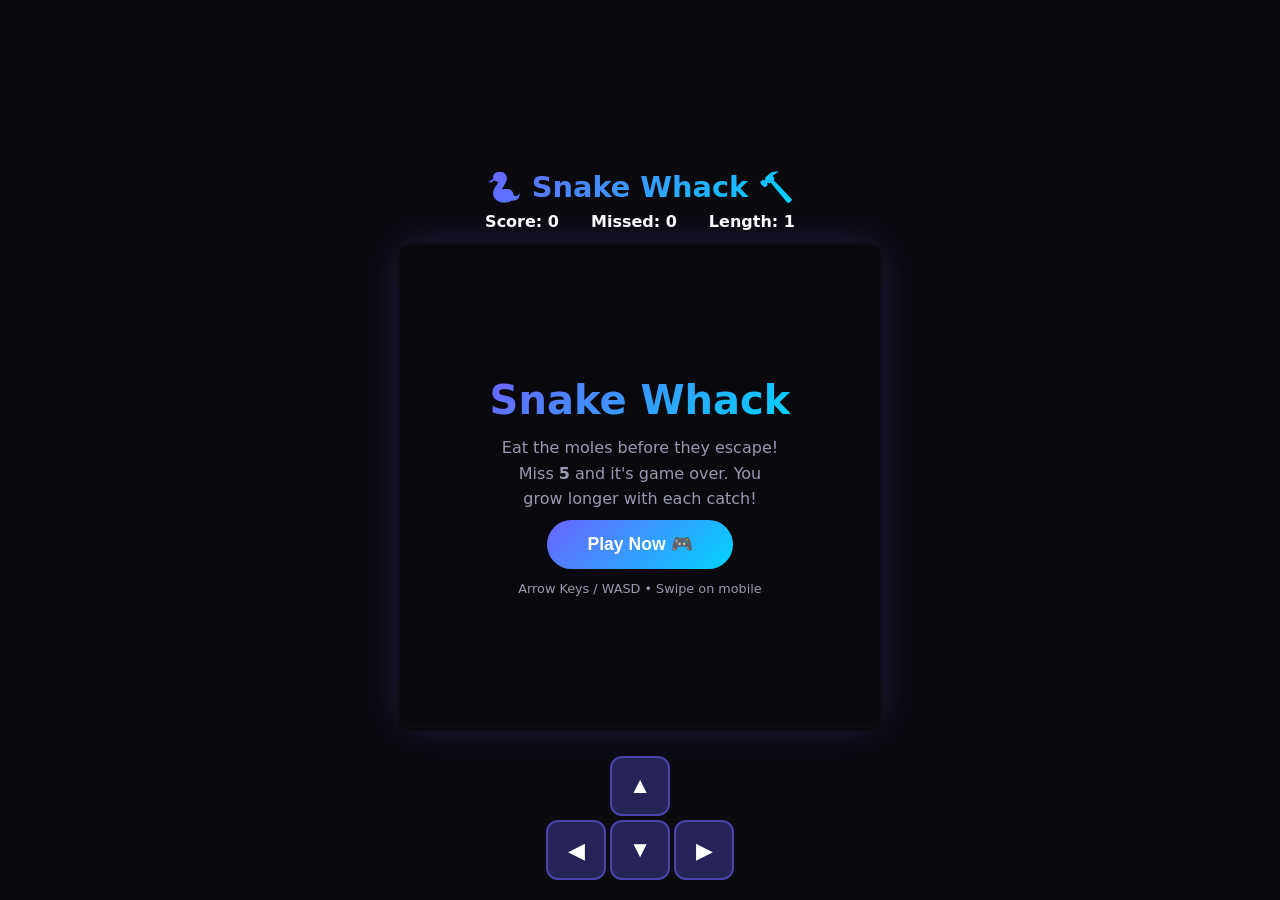
<file: snake-whack/index.html>
<!DOCTYPE html>
<html lang="en">
<head>
<meta charset="UTF-8">
<meta name="viewport" content="width=device-width, initial-scale=1.0, user-scalable=no">
<title>Snake Whack — Catch the Moles!</title>
<style>
*{margin:0;padding:0;box-sizing:border-box}
body{background:#0a0a0f;display:flex;flex-direction:column;align-items:center;justify-content:center;min-height:100vh;font-family:'Segoe UI',system-ui,sans-serif;color:#fff;overflow:hidden;touch-action:none}
h1{font-size:1.8rem;font-weight:900;margin-bottom:8px;background:linear-gradient(135deg,#6c63ff,#00d4ff);-webkit-background-clip:text;-webkit-text-fill-color:transparent}
.stats{display:flex;gap:32px;margin-bottom:12px;font-size:1rem;font-weight:700}
.stat span{color:#00d4ff}
canvas{border:2px solid rgba(108,99,255,.4);border-radius:12px;box-shadow:0 0 40px rgba(108,99,255,.2)}
#overlay{position:absolute;top:0;left:0;right:0;bottom:0;display:flex;flex-direction:column;align-items:center;justify-content:center;background:rgba(10,10,15,.92);border-radius:12px}
#overlay h2{font-size:2.5rem;font-weight:900;margin-bottom:12px;background:linear-gradient(135deg,#6c63ff,#00d4ff);-webkit-background-clip:text;-webkit-text-fill-color:transparent}
#overlay p{color:#9999b0;margin-bottom:8px;font-size:1rem;text-align:center;max-width:280px;line-height:1.6}
#overlay .final{font-size:1.3rem;font-weight:700;color:#fff;margin-bottom:20px}
#playBtn{background:linear-gradient(135deg,#6c63ff,#00d4ff);color:#fff;border:none;padding:14px 40px;border-radius:50px;font-size:1.1rem;font-weight:700;cursor:pointer;transition:transform .2s}
#playBtn:hover{transform:scale(1.05)}
.controls-hint{margin-top:12px;font-size:.8rem;color:#9999b0;text-align:center}
/* Swipe buttons for mobile */
#dpad{display:none;position:fixed;bottom:20px;left:50%;transform:translateX(-50%);display:grid;grid-template-columns:60px 60px 60px;grid-template-rows:60px 60px;gap:4px}
#dpad button{background:rgba(108,99,255,.3);border:2px solid rgba(108,99,255,.5);color:#fff;font-size:1.4rem;border-radius:12px;cursor:pointer;display:flex;align-items:center;justify-content:center}
#dpad button:active{background:rgba(108,99,255,.7)}
#dpad .up{grid-column:2;grid-row:1}
#dpad .left{grid-column:1;grid-row:2}
#dpad .down{grid-column:2;grid-row:2}
#dpad .right{grid-column:3;grid-row:2}
@media(max-width:600px){
  #dpad{display:grid}
  canvas{width:360px!important;height:360px!important}
}
</style>
</head>
<body>
<h1>🐍 Snake Whack 🔨</h1>
<div class="stats">
  <div>Score: <span id="score">0</span></div>
  <div>Missed: <span id="missed">0</span></div>
  <div>Length: <span id="length">1</span></div>
</div>
<div style="position:relative">
  <canvas id="c" width="480" height="480"></canvas>
  <div id="overlay">
    <h2>Snake Whack</h2>
    <p>Eat the moles before they escape! Miss <b>5</b> and it's game over. You grow longer with each catch!</p>
    <div id="finalScore" class="final" style="display:none"></div>
    <button id="playBtn">Play Now 🎮</button>
    <div class="controls-hint">Arrow Keys / WASD • Swipe on mobile</div>
  </div>
</div>

<div id="dpad">
  <button class="up" onclick="setDir(0,-1)">▲</button>
  <button class="left" onclick="setDir(-1,0)">◀</button>
  <button class="down" onclick="setDir(0,1)">▼</button>
  <button class="right" onclick="setDir(1,0)">▶</button>
</div>

<script>
const canvas = document.getElementById('c');
const ctx = canvas.getContext('2d');
const COLS = 14, ROWS = 14;
const CELL = canvas.width / COLS;
const MAX_MISS = 5;
const MOLE_BASE_TIME = 9000; // ms mole stays up at start

let snake, dir, nextDir, score, missed, mole, moleTimer, gameLoop, animFrame, speed, running;
let prevHead = {x:10,y:10};
let lastTickTime = 0;

function init() {
  snake = [{x:10,y:10}];
  prevHead = {x:10,y:10};
  dir = {x:1,y:0};
  nextDir = {x:1,y:0};
  score = 0;
  missed = 0;
  speed = 270;
  running = true;
  lastTickTime = performance.now();
  spawnMole();
  updateStats();
  clearInterval(gameLoop);
  gameLoop = setInterval(tick, speed);
  cancelAnimationFrame(animFrame);
  animFrame = requestAnimationFrame(drawLoop);
}

function spawnMole() {
  clearTimeout(moleTimer);
  let pos;
  do {
    pos = {x: Math.floor(Math.random()*COLS), y: Math.floor(Math.random()*ROWS)};
  } while(snake.some(s => s.x===pos.x && s.y===pos.y));
  mole = pos;
  mole.born = Date.now();
  // Timer scales with speed — slower snake = more time to reach mole, min 1500ms
  const moleTime = Math.max(1500, MOLE_BASE_TIME - score * 2 + (speed - 220) * 10);
  mole.timeAllowed = moleTime;
  moleTimer = setTimeout(() => {
    missed++;
    updateStats();
    if(missed >= MAX_MISS) endGame();
    else spawnMole();
  }, moleTime);
}

function tick() {
  prevHead = {x: snake[0].x, y: snake[0].y};
  lastTickTime = performance.now();
  dir = nextDir;
  const head = {x: snake[0].x + dir.x, y: snake[0].y + dir.y};

  // Wall collision
  if(head.x < 0 || head.x >= COLS || head.y < 0 || head.y >= ROWS) return endGame();
  // Self collision
  if(snake.some(s => s.x===head.x && s.y===head.y)) return endGame();

  snake.unshift(head);

  // Caught the mole!
  if(head.x === mole.x && head.y === mole.y) {
    clearTimeout(moleTimer);
    score += 10;
    // Speed up every 50 points
    if(score % 50 === 0) {
      speed = Math.max(120, speed - 15);
      clearInterval(gameLoop);
      gameLoop = setInterval(tick, speed);
    }
    updateStats();
    spawnMole();
  } else {
    snake.pop();
  }
  // draw() removed — drawLoop handles rendering
}

function drawLoop() {
  const progress = Math.min((performance.now() - lastTickTime) / speed, 1);
  draw(progress);
  animFrame = requestAnimationFrame(drawLoop);
}

function draw(progress = 1) {
  const lerp = (a, b, t) => a + (b - a) * t;
  // Background grid
  ctx.fillStyle = '#0d0d14';
  ctx.fillRect(0,0,canvas.width,canvas.height);

  // Grid lines
  ctx.strokeStyle = 'rgba(255,255,255,.03)';
  ctx.lineWidth = 1;
  for(let i=0;i<=COLS;i++){
    ctx.beginPath();ctx.moveTo(i*CELL,0);ctx.lineTo(i*CELL,canvas.height);ctx.stroke();
  }
  for(let j=0;j<=ROWS;j++){
    ctx.beginPath();ctx.moveTo(0,j*CELL);ctx.lineTo(canvas.width,j*CELL);ctx.stroke();
  }

  // Mole timer bar
  const elapsed = Date.now() - mole.born;
  const pct = 1 - (elapsed / (mole.timeAllowed || MOLE_BASE_TIME));
  const barW = CELL * pct;
  ctx.fillStyle = pct > 0.5 ? '#00d4ff' : pct > 0.25 ? '#f59e0b' : '#ef4444';
  ctx.fillRect(mole.x*CELL, mole.y*CELL + CELL - 4, barW, 4);

  // Mole with pop-in animation
  const moleAge = Date.now() - mole.born;
  const APPEAR_MS = 180;
  const moleScale = moleAge < APPEAR_MS ? (moleAge / APPEAR_MS) : 1;
  const bounce = Math.sin(Date.now()/150) * 2;
  ctx.save();
  ctx.translate(mole.x*CELL + CELL/2, mole.y*CELL + CELL/2 + bounce);
  ctx.scale(moleScale, moleScale);
  ctx.font = `${CELL-4}px serif`;
  ctx.textAlign = 'center';
  ctx.textBaseline = 'middle';
  ctx.fillText('🐹', 0, 0);
  ctx.restore();

  // Snake body
  snake.forEach((seg, i) => {
    const alpha = 1 - (i / snake.length) * 0.5;
    if(i === 0) {
      // Head
      const grad = ctx.createRadialGradient(
        seg.x*CELL+CELL/2, seg.y*CELL+CELL/2, 2,
        seg.x*CELL+CELL/2, seg.y*CELL+CELL/2, CELL/2
      );
      grad.addColorStop(0, '#a78bfa');
      grad.addColorStop(1, '#6c63ff');
      ctx.fillStyle = grad;
      // Use lerped head position for smooth movement
      const hx = lerp(prevHead.x, snake[0].x, progress);
      const hy = lerp(prevHead.y, snake[0].y, progress);
      const drawX = (i === 0) ? hx : seg.x;
      const drawY = (i === 0) ? hy : seg.y;
      ctx.beginPath();
      ctx.roundRect(drawX*CELL+2, drawY*CELL+2, CELL-4, CELL-4, 6);
      ctx.fill();
      // Eyes
      ctx.fillStyle = '#fff';
      const ex = dir.x, ey = dir.y;
      const cx = drawX*CELL+CELL/2, cy = drawY*CELL+CELL/2;
      ctx.beginPath();ctx.arc(cx+ex*4+ey*4, cy+ey*4-ex*4, 3, 0, Math.PI*2);ctx.fill();
      ctx.beginPath();ctx.arc(cx+ex*4-ey*4, cy+ey*4+ex*4, 3, 0, Math.PI*2);ctx.fill();
      ctx.fillStyle = '#1a1a2e';
      ctx.beginPath();ctx.arc(cx+ex*5+ey*4, cy+ey*5-ex*4, 1.5, 0, Math.PI*2);ctx.fill();
      ctx.beginPath();ctx.arc(cx+ex*5-ey*4, cy+ey*5+ex*4, 1.5, 0, Math.PI*2);ctx.fill();
    } else {
      ctx.fillStyle = `rgba(108,99,255,${alpha})`;
      ctx.beginPath();
      ctx.roundRect(seg.x*CELL+3, seg.y*CELL+3, CELL-6, CELL-6, 4);
      ctx.fill();
    }
  });
}

function updateStats() {
  document.getElementById('score').textContent = score;
  document.getElementById('missed').textContent = `${missed}/${MAX_MISS}`;
  document.getElementById('length').textContent = snake.length;
}

function endGame() {
  running = false;
  clearInterval(gameLoop);
  cancelAnimationFrame(animFrame);
  clearTimeout(moleTimer);
  const ov = document.getElementById('overlay');
  const fs = document.getElementById('finalScore');
  document.querySelector('#overlay h2').textContent = missed >= MAX_MISS ? 'They Escaped! 😤' : 'You Crashed! 💀';
  fs.textContent = `Score: ${score} | Length: ${snake.length}`;
  fs.style.display = 'block';
  document.querySelector('#overlay p').textContent = 'Those sneaky moles got away. Try again?';
  document.getElementById('playBtn').textContent = 'Play Again 🎮';
  ov.style.display = 'flex';
}

// Keyboard
window.addEventListener('keydown', e => {
  if(!running) return;
  const map = {
    ArrowUp:{x:0,y:-1},ArrowDown:{x:0,y:1},ArrowLeft:{x:-1,y:0},ArrowRight:{x:1,y:0},
    KeyW:{x:0,y:-1},KeyS:{x:0,y:1},KeyA:{x:-1,y:0},KeyD:{x:1,y:0}
  };
  const d = map[e.code];
  if(d && !(d.x===-dir.x && d.y===-dir.y)) { nextDir=d; e.preventDefault(); }
});

function setDir(x,y) {
  if(!running) return;
  if(x===-dir.x && y===-dir.y) return;
  nextDir = {x,y};
}

// Swipe
let tx=0,ty=0;
canvas.addEventListener('touchstart',e=>{tx=e.touches[0].clientX;ty=e.touches[0].clientY;e.preventDefault()},{passive:false});
canvas.addEventListener('touchend',e=>{
  const dx=e.changedTouches[0].clientX-tx, dy=e.changedTouches[0].clientY-ty;
  if(Math.abs(dx)>Math.abs(dy)) setDir(dx>0?1:-1,0);
  else setDir(0,dy>0?1:-1);
  e.preventDefault();
},{passive:false});

document.getElementById('playBtn').addEventListener('click', () => {
  document.getElementById('overlay').style.display = 'none';
  document.getElementById('finalScore').style.display = 'none';
  init();
  draw();
});
</script>
</body>
</html>
</file>
